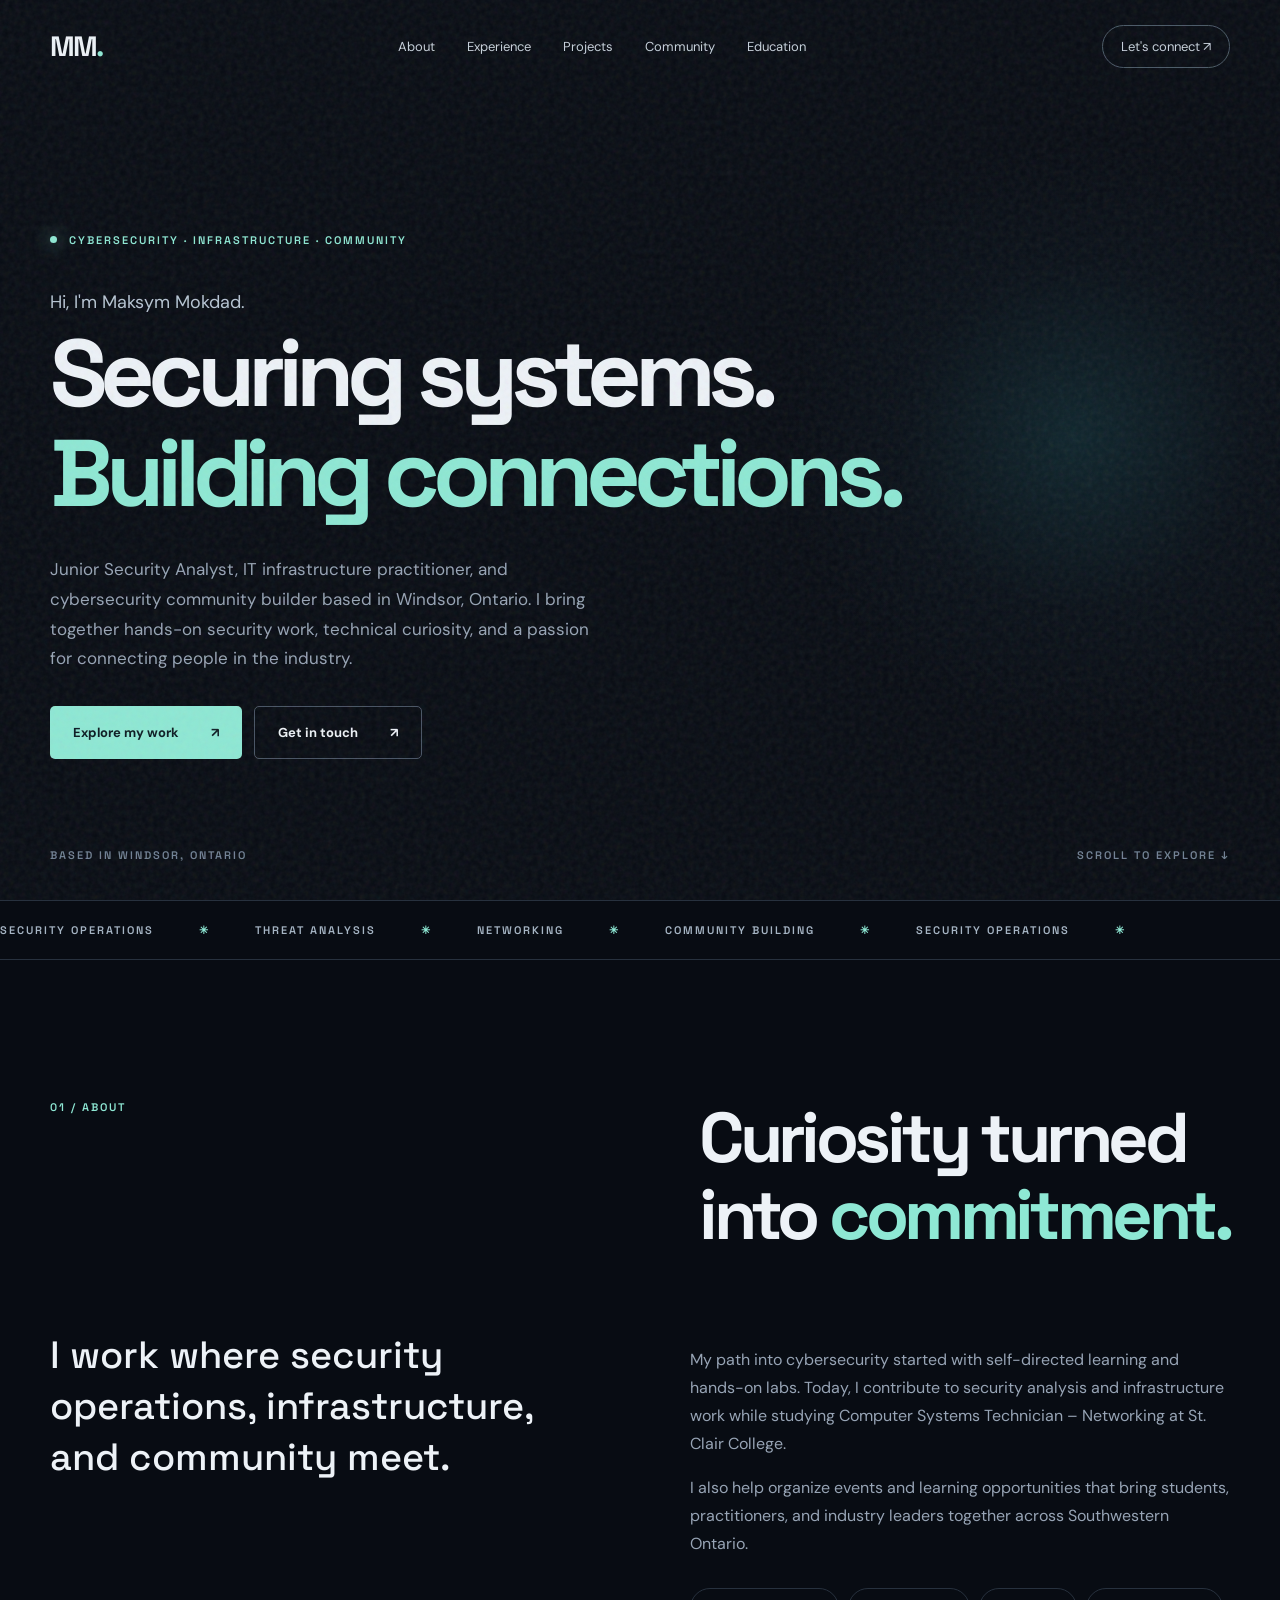
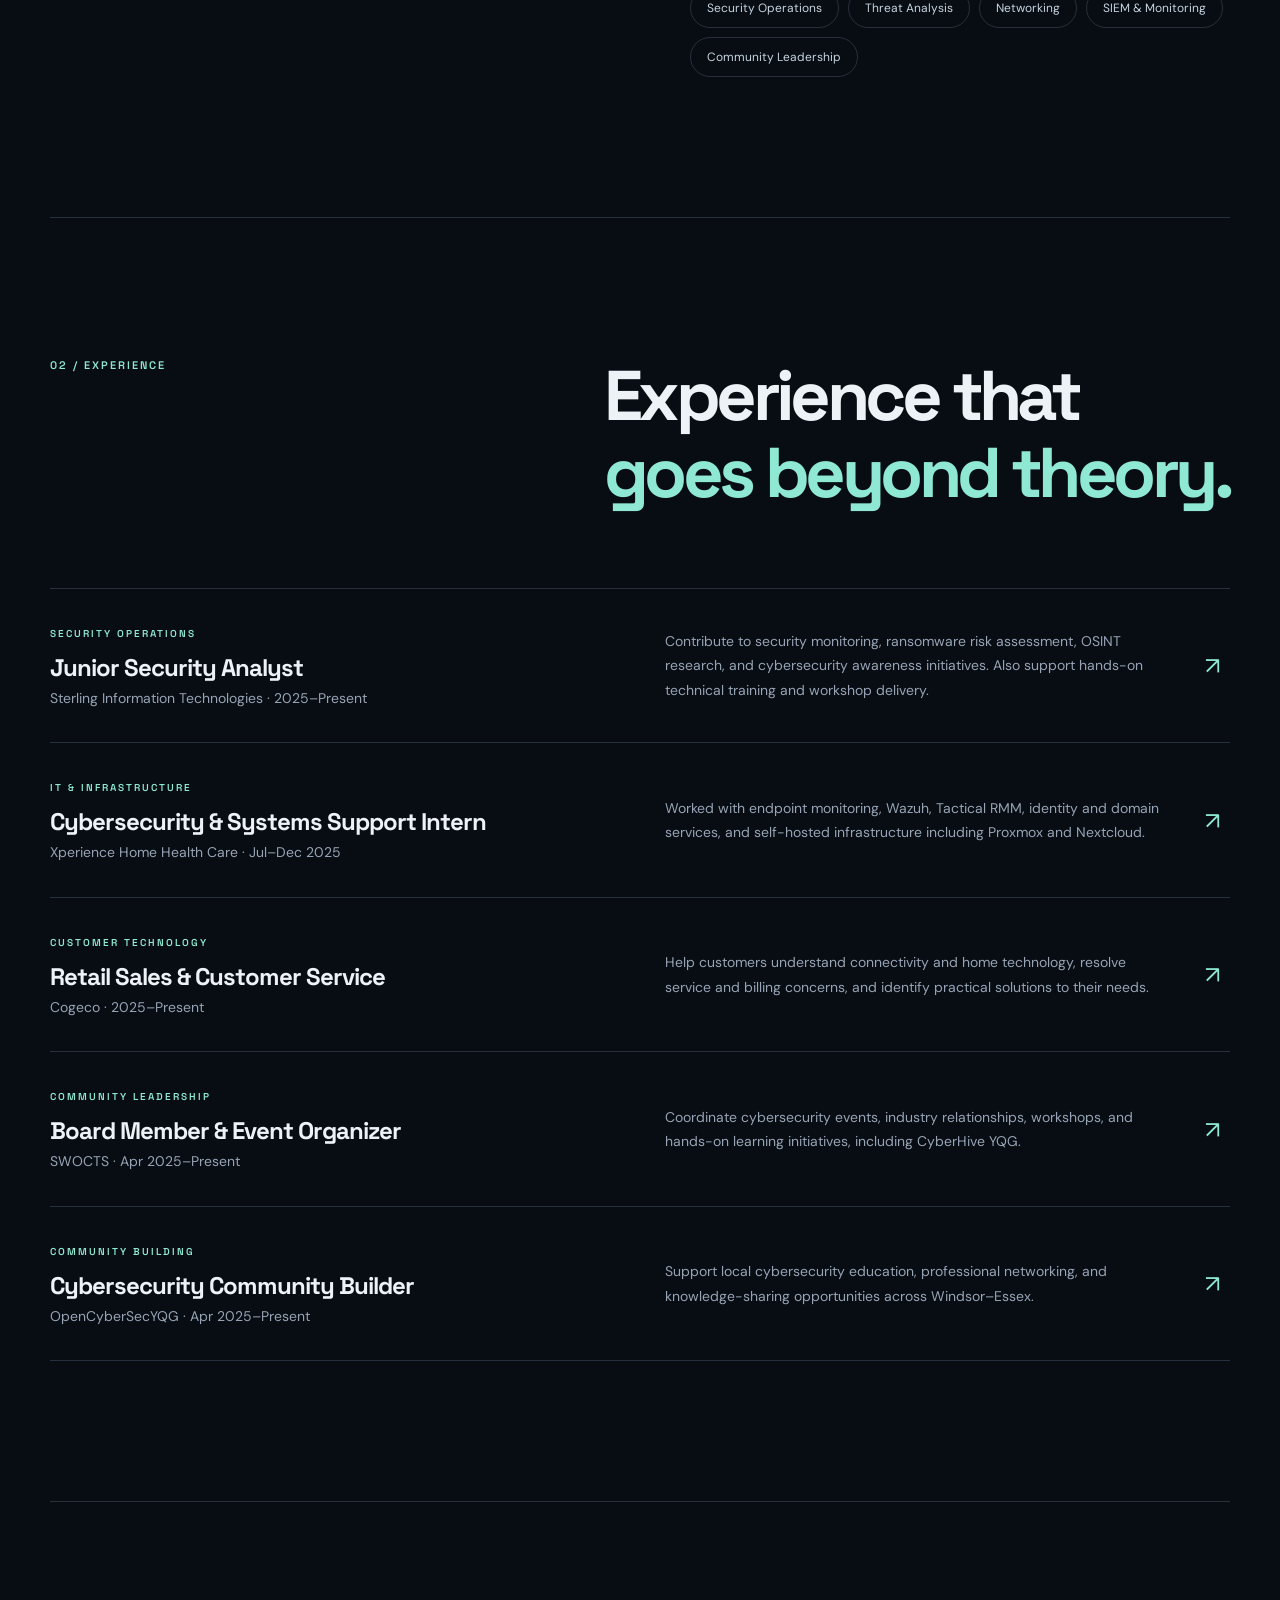
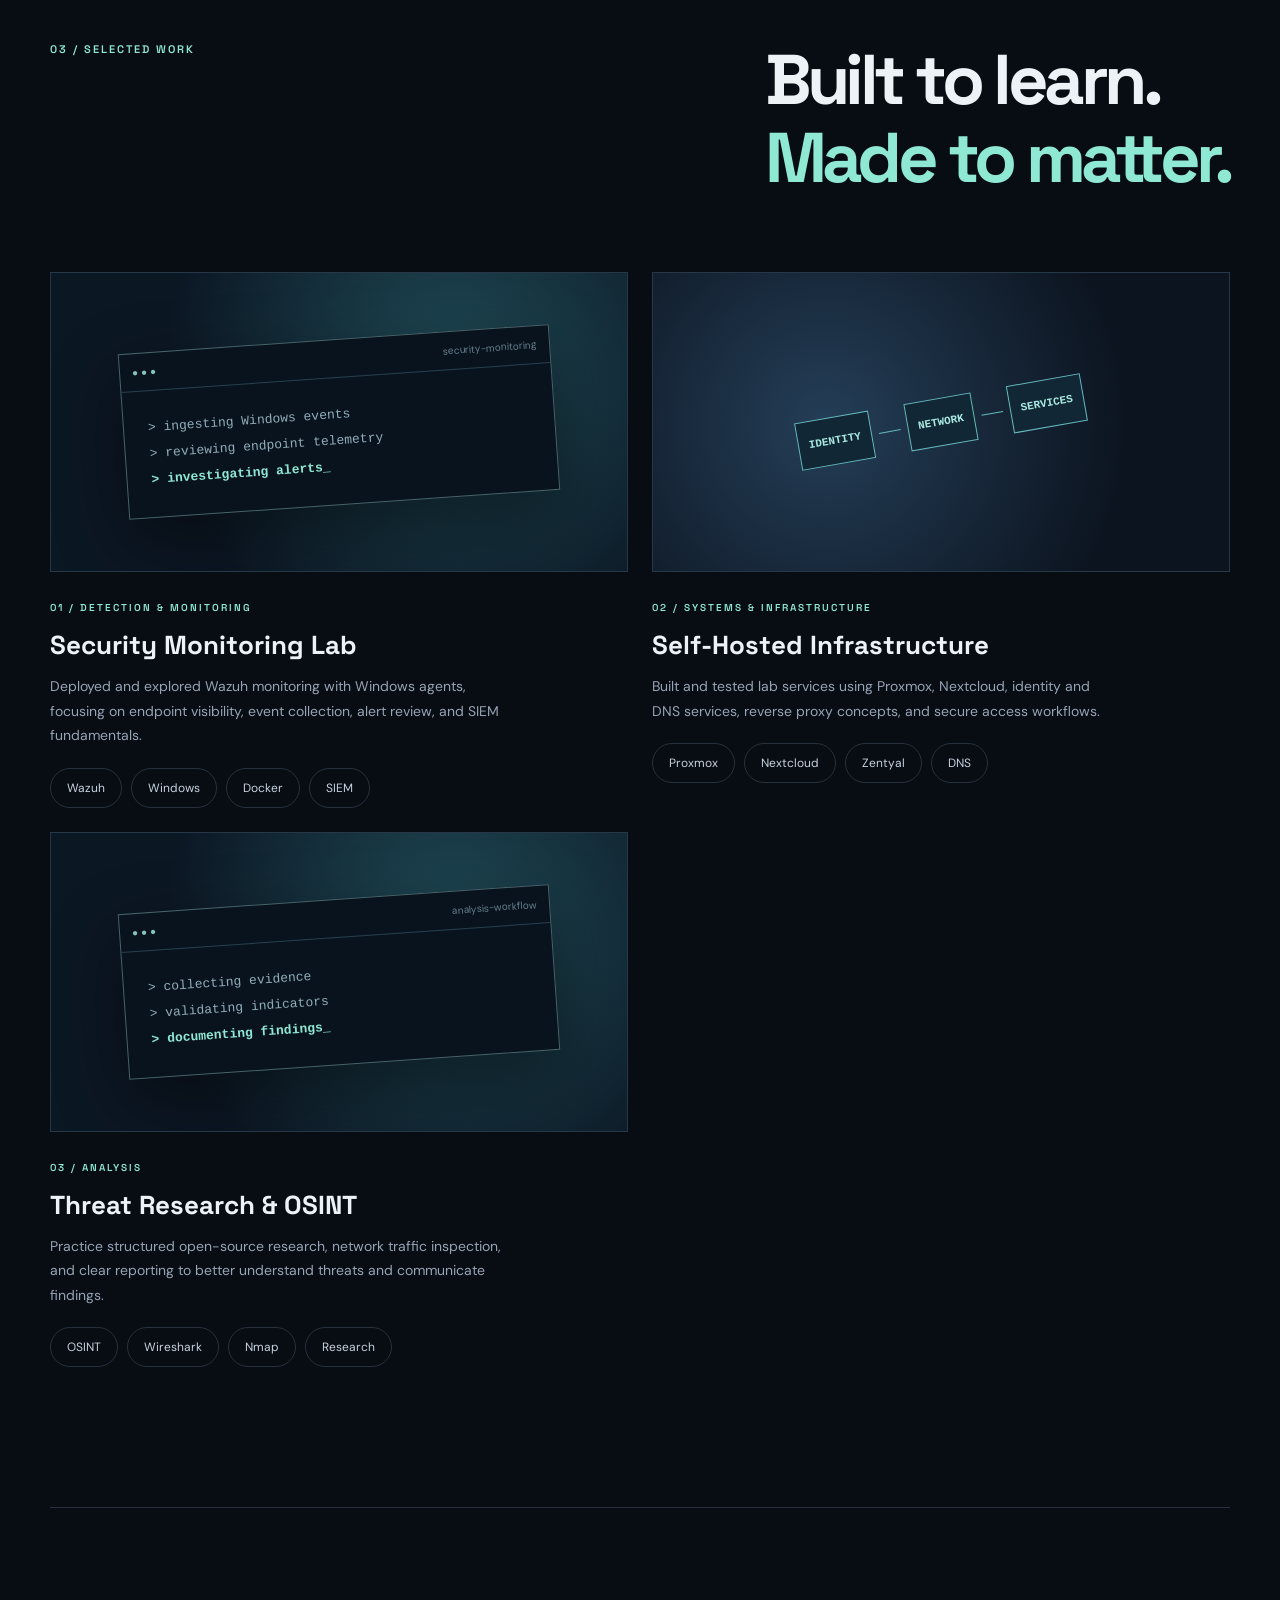
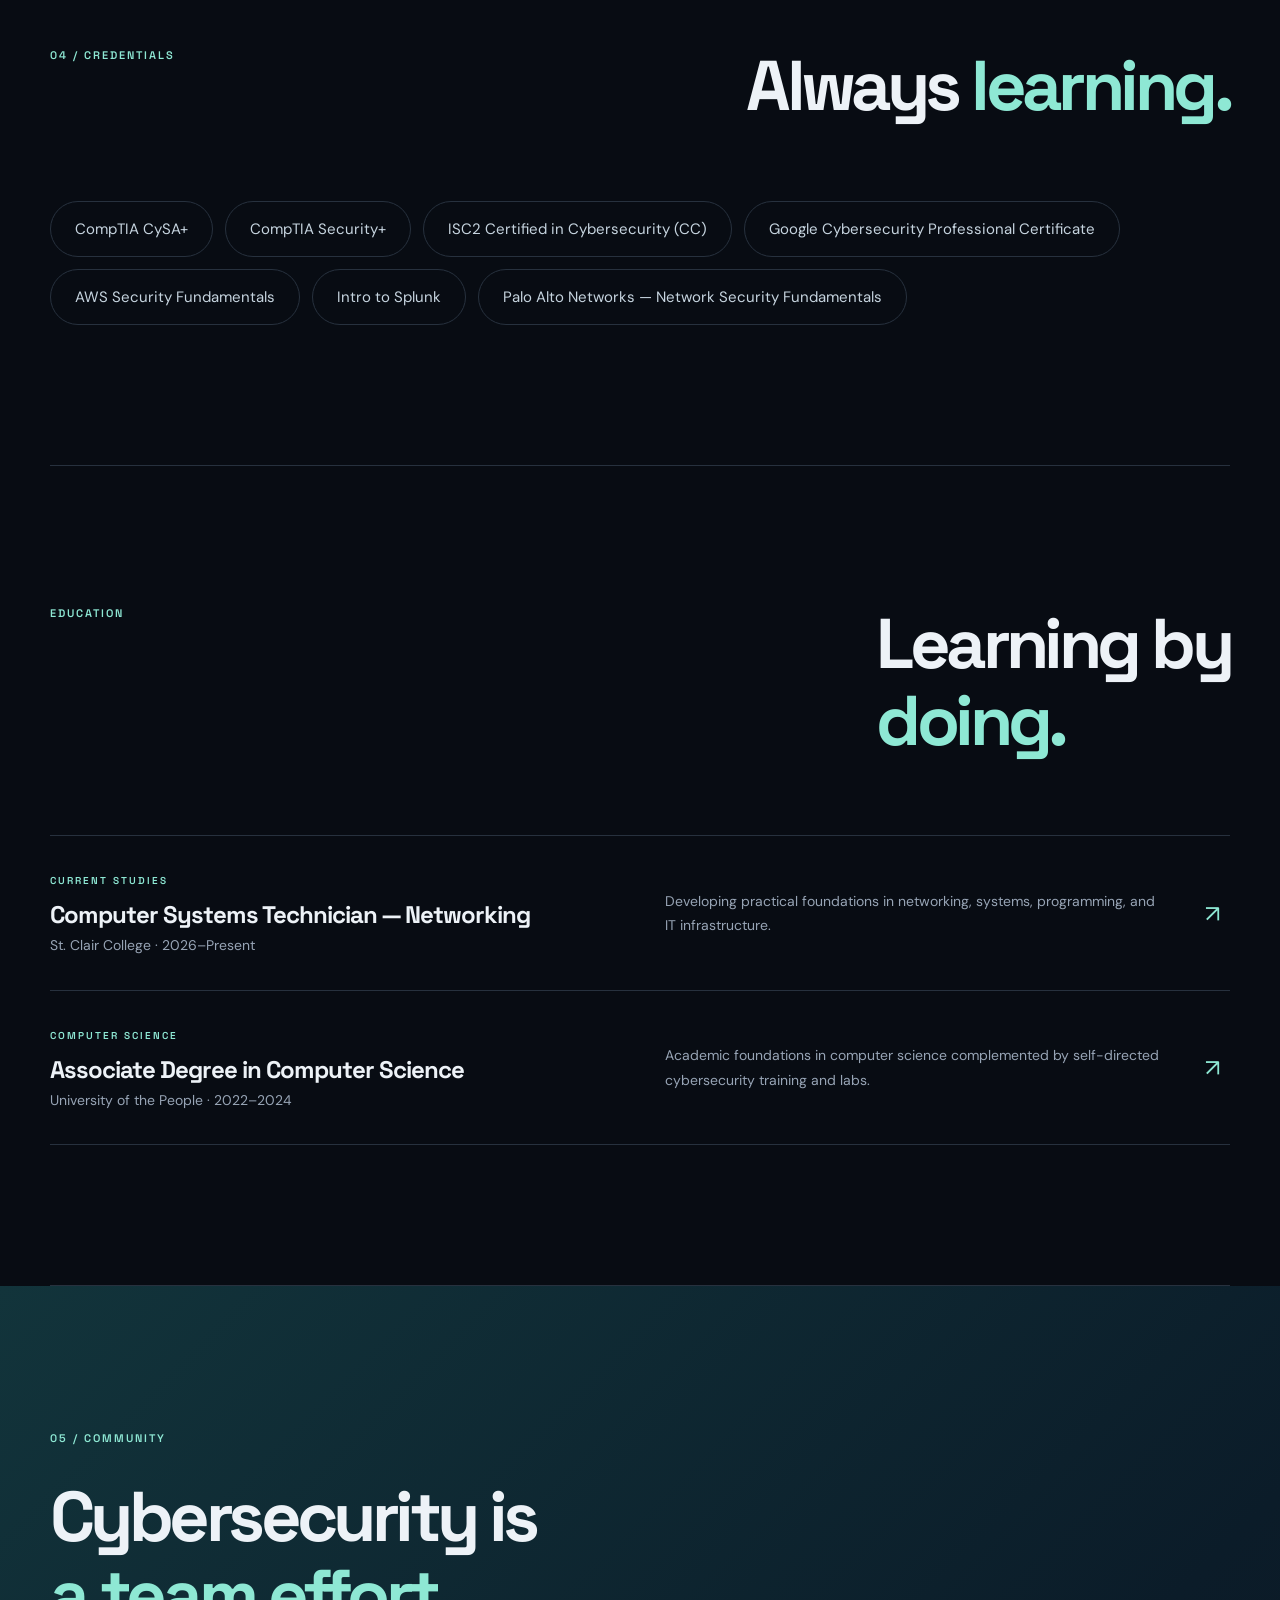
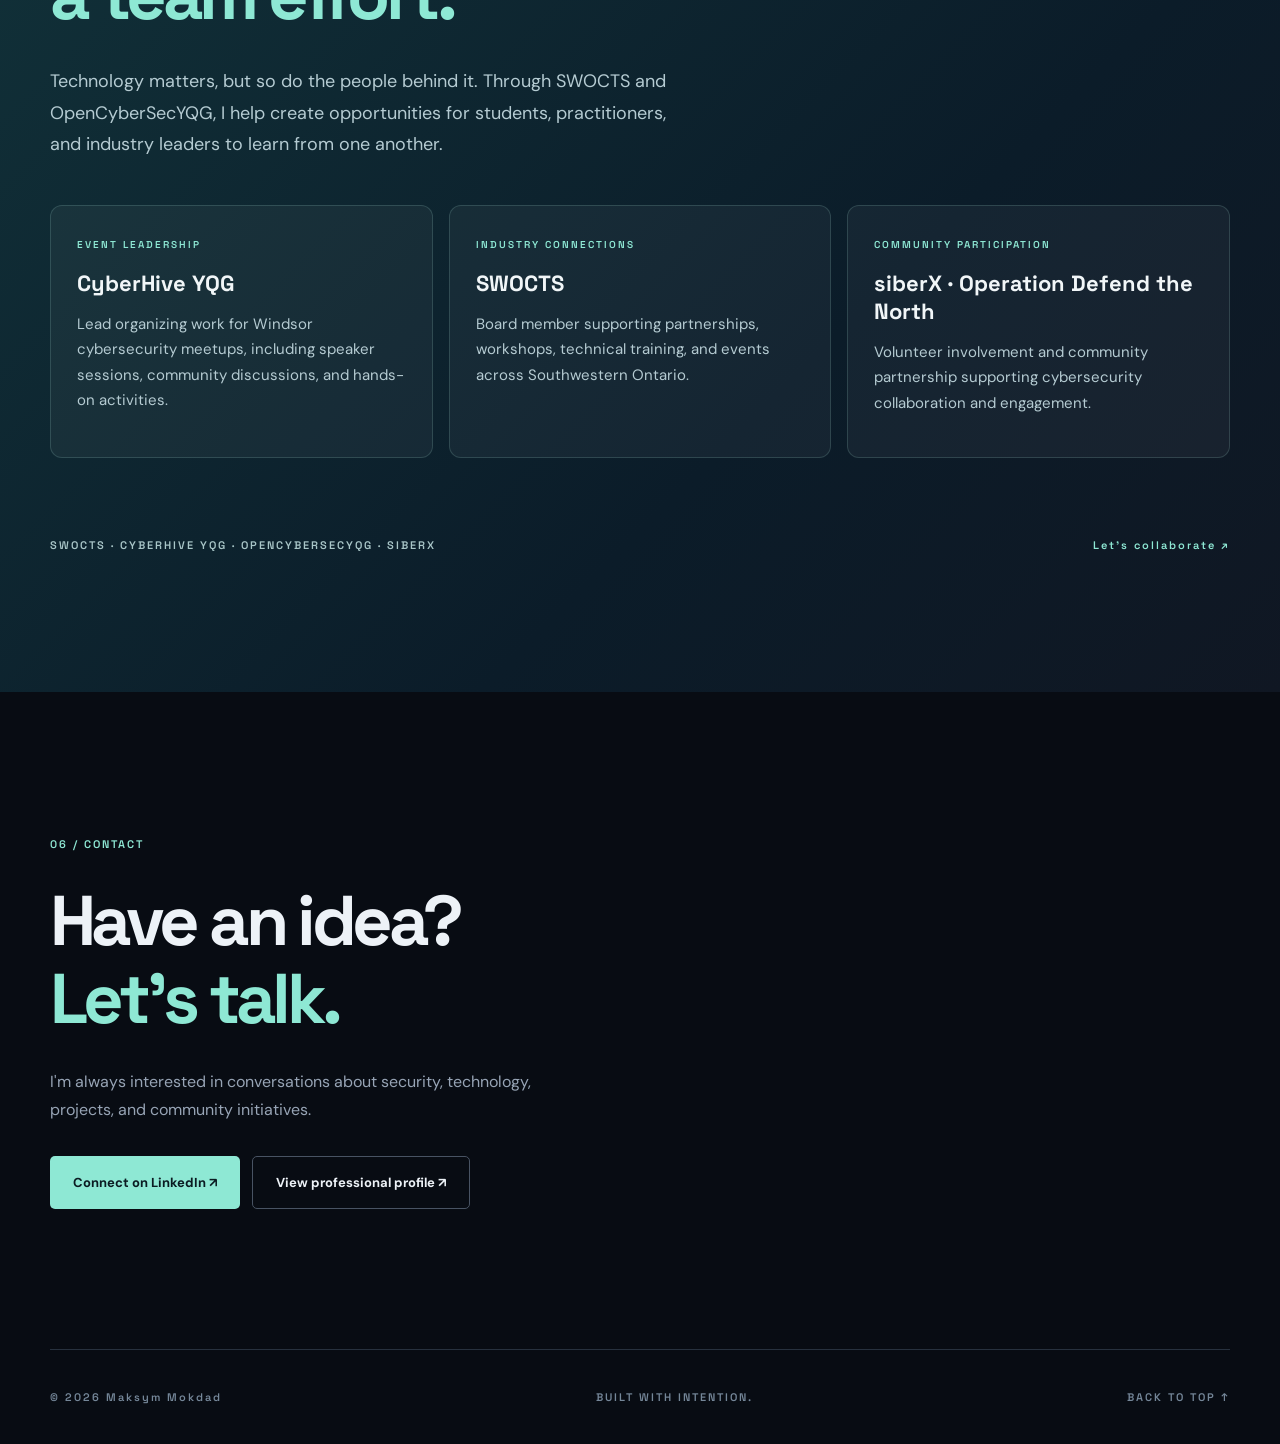
<file: index.html>
<!DOCTYPE html>
<html lang="en"><head><meta charset="utf-8"/><meta content="width=device-width, initial-scale=1" name="viewport"/><meta content="#080c13" name="theme-color"/><meta content="Maksym Mokdad — cybersecurity, security operations, infrastructure and community leadership." name="description"/><title>Maksym Mokdad | Cybersecurity &amp; IT</title><link href="style.css" rel="stylesheet"/><meta content="Maksym Mokdad | Cybersecurity &amp; IT" property="og:title"/><meta content="Security operations, IT infrastructure, technical projects and cybersecurity community leadership in Windsor, Ontario." property="og:description"/></head><body><div class="noise"></div><header class="nav wrap"><a class="logo" href="#top">MM<span>.</span></a><nav aria-label="Main navigation"><a href="#about">About</a><a href="#experience">Experience</a><a href="#projects">Projects</a><a href="#community">Community</a><a href="#education">Education</a></nav><a class="nav-cta" href="#contact">Let's connect ↗</a></header><main id="top"><section class="hero wrap"><div class="eyebrow"><span class="dot"></span> CYBERSECURITY · INFRASTRUCTURE · COMMUNITY</div><p class="intro">Hi, I'm Maksym Mokdad.</p><h1>Securing systems.<br/><em>Building connections.</em></h1><p class="hero-copy">Junior Security Analyst, IT infrastructure practitioner, and cybersecurity community builder based in Windsor, Ontario. I bring together hands-on security work, technical curiosity, and a passion for connecting people in the industry.</p><div class="actions"><a class="btn primary" href="#projects">Explore my work <span>↗</span></a><a class="btn secondary" href="#contact">Get in touch <span>↗</span></a></div><div class="hero-bottom"><span>BASED IN WINDSOR, ONTARIO</span><span>SCROLL TO EXPLORE ↓</span></div><div class="orb"></div></section><section aria-label="Specialties" class="ticker"><div>SECURITY OPERATIONS <span>✳</span> THREAT ANALYSIS <span>✳</span> NETWORKING <span>✳</span> COMMUNITY BUILDING <span>✳</span> SECURITY OPERATIONS <span>✳</span></div></section><section class="section wrap reveal" id="about"><div class="section-head"><span class="num">01 / ABOUT</span><h2>Curiosity turned<br/>into <em>commitment.</em></h2></div><div class="two-col"><p class="large">I work where security operations, infrastructure, and community meet.</p><div><p>My path into cybersecurity started with self-directed learning and hands-on labs. Today, I contribute to security analysis and infrastructure work while studying Computer Systems Technician – Networking at St. Clair College.</p><p>I also help organize events and learning opportunities that bring students, practitioners, and industry leaders together across Southwestern Ontario.</p><div class="chips"><span>Security Operations</span><span>Threat Analysis</span><span>Networking</span><span>SIEM &amp; Monitoring</span><span>Community Leadership</span></div></div></div></section><section class="section wrap reveal" id="experience"><div class="section-head"><span class="num">02 / EXPERIENCE</span><h2>Experience that<br/><em>goes beyond theory.</em></h2></div><div class="entries">
<article class="entry"><div><span class="tag">SECURITY OPERATIONS</span><h3>Junior Security Analyst</h3><p>Sterling Information Technologies · 2025–Present</p></div><p>Contribute to security monitoring, ransomware risk assessment, OSINT research, and cybersecurity awareness initiatives. Also support hands-on technical training and workshop delivery.</p><span class="arrow">↗</span></article>
<article class="entry"><div><span class="tag">IT &amp; INFRASTRUCTURE</span><h3>Cybersecurity &amp; Systems Support Intern</h3><p>Xperience Home Health Care · Jul–Dec 2025</p></div><p>Worked with endpoint monitoring, Wazuh, Tactical RMM, identity and domain services, and self-hosted infrastructure including Proxmox and Nextcloud.</p><span class="arrow">↗</span></article>
<article class="entry"><div><span class="tag">CUSTOMER TECHNOLOGY</span><h3>Retail Sales &amp; Customer Service</h3><p>Cogeco · 2025–Present</p></div><p>Help customers understand connectivity and home technology, resolve service and billing concerns, and identify practical solutions to their needs.</p><span class="arrow">↗</span></article>
<article class="entry"><div><span class="tag">COMMUNITY LEADERSHIP</span><h3>Board Member &amp; Event Organizer</h3><p>SWOCTS · Apr 2025–Present</p></div><p>Coordinate cybersecurity events, industry relationships, workshops, and hands-on learning initiatives, including CyberHive YQG.</p><span class="arrow">↗</span></article>
<article class="entry"><div><span class="tag">COMMUNITY BUILDING</span><h3>Cybersecurity Community Builder</h3><p>OpenCyberSecYQG · Apr 2025–Present</p></div><p>Support local cybersecurity education, professional networking, and knowledge-sharing opportunities across Windsor–Essex.</p><span class="arrow">↗</span></article>
</div></section><section class="section wrap reveal" id="projects"><div class="section-head"><span class="num">03 / SELECTED WORK</span><h2>Built to learn.<br/><em>Made to matter.</em></h2></div><div class="project-grid">
<article class="project"><div class="project-art art-one"><div class="terminal"><div class="terminal-top">● ● ● <span>security-monitoring</span></div><div class="terminal-body">&gt; ingesting Windows events<br/>&gt; reviewing endpoint telemetry<br/><b>&gt; investigating alerts_</b></div></div></div><span class="tag">01 / DETECTION &amp; MONITORING</span><h3>Security Monitoring Lab</h3><p>Deployed and explored Wazuh monitoring with Windows agents, focusing on endpoint visibility, event collection, alert review, and SIEM fundamentals.</p><div class="chips"><span>Wazuh</span><span>Windows</span><span>Docker</span><span>SIEM</span></div></article>
<article class="project"><div class="project-art art-two"><div class="nodes"><span>IDENTITY</span><i></i><span>NETWORK</span><i></i><span>SERVICES</span></div></div><span class="tag">02 / SYSTEMS &amp; INFRASTRUCTURE</span><h3>Self-Hosted Infrastructure</h3><p>Built and tested lab services using Proxmox, Nextcloud, identity and DNS services, reverse proxy concepts, and secure access workflows.</p><div class="chips"><span>Proxmox</span><span>Nextcloud</span><span>Zentyal</span><span>DNS</span></div></article>
<article class="project"><div class="project-art art-one"><div class="terminal"><div class="terminal-top">● ● ● <span>analysis-workflow</span></div><div class="terminal-body">&gt; collecting evidence<br/>&gt; validating indicators<br/><b>&gt; documenting findings_</b></div></div></div><span class="tag">03 / ANALYSIS</span><h3>Threat Research &amp; OSINT</h3><p>Practice structured open-source research, network traffic inspection, and clear reporting to better understand threats and communicate findings.</p><div class="chips"><span>OSINT</span><span>Wireshark</span><span>Nmap</span><span>Research</span></div></article>
</div></section><section class="section wrap reveal"><div class="section-head"><span class="num">04 / CREDENTIALS</span><h2>Always <em>learning.</em></h2></div><div class="certs"><span>CompTIA CySA+</span><span>CompTIA Security+</span><span>ISC2 Certified in Cybersecurity (CC)</span><span>Google Cybersecurity Professional Certificate</span><span>AWS Security Fundamentals</span><span>Intro to Splunk</span><span>Palo Alto Networks — Network Security Fundamentals</span></div></section><section class="section wrap reveal" id="education"><div class="section-head"><span class="num">EDUCATION</span><h2>Learning by<br/><em>doing.</em></h2></div><div class="entries"><article class="entry"><div><span class="tag">CURRENT STUDIES</span><h3>Computer Systems Technician — Networking</h3><p>St. Clair College · 2026–Present</p></div><p>Developing practical foundations in networking, systems, programming, and IT infrastructure.</p><span class="arrow">↗</span></article><article class="entry"><div><span class="tag">COMPUTER SCIENCE</span><h3>Associate Degree in Computer Science</h3><p>University of the People · 2022–2024</p></div><p>Academic foundations in computer science complemented by self-directed cybersecurity training and labs.</p><span class="arrow">↗</span></article></div></section><section class="section community reveal" id="community"><div class="wrap"><span class="num">05 / COMMUNITY</span><h2>Cybersecurity is<br/><em>a team effort.</em></h2><p>Technology matters, but so do the people behind it. Through SWOCTS and OpenCyberSecYQG, I help create opportunities for students, practitioners, and industry leaders to learn from one another.</p><div class="community-cards"><article><span class="tag">EVENT LEADERSHIP</span><h3>CyberHive YQG</h3><p>Lead organizing work for Windsor cybersecurity meetups, including speaker sessions, community discussions, and hands-on activities.</p></article><article><span class="tag">INDUSTRY CONNECTIONS</span><h3>SWOCTS</h3><p>Board member supporting partnerships, workshops, technical training, and events across Southwestern Ontario.</p></article><article><span class="tag">COMMUNITY PARTICIPATION</span><h3>siberX · Operation Defend the North</h3><p>Volunteer involvement and community partnership supporting cybersecurity collaboration and engagement.</p></article></div><div class="community-bottom"><span>SWOCTS · CYBERHIVE YQG · OPENCYBERSECYQG · SIBERX</span><a href="#contact">Let's collaborate ↗</a></div></div></section><section class="section contact wrap reveal" id="contact"><span class="num">06 / CONTACT</span><h2>Have an idea?<br/><em>Let's talk.</em></h2><p>I'm always interested in conversations about security, technology, projects, and community initiatives.</p><div class="actions"><a class="btn primary" href="https://www.linkedin.com/in/mokdadmaksym" rel="noopener noreferrer" target="_blank">Connect on LinkedIn ↗</a><a class="btn secondary" href="https://www.linkedin.com/in/mokdadmaksym" rel="noopener noreferrer" target="_blank">View professional profile ↗</a></div></section></main><footer class="wrap"><span>© <span id="year"></span> Maksym Mokdad</span><span>BUILT WITH INTENTION.</span><a href="#top">BACK TO TOP ↑</a></footer><script src="script.js"></script></body></html>
</file>
<file: style.css>
@import url('https://fonts.googleapis.com/css2?family=DM+Sans:wght@400;500;600;700&family=Space+Grotesk:wght@400;500;600;700&display=swap');:root{--bg:#080c13;--fg:#edf2f7;--muted:#97a4b5;--accent:#8ee8d4;--line:#27313e}*{box-sizing:border-box}html{scroll-behavior:smooth}body{margin:0;background:var(--bg);color:var(--fg);font-family:'DM Sans',sans-serif;overflow-x:hidden}a{color:inherit;text-decoration:none}p{line-height:1.75}.wrap{width:min(1180px,calc(100% - 64px));margin:auto}.noise{position:fixed;inset:0;pointer-events:none;opacity:.08;background-image:url("data:image/svg+xml,%3Csvg viewBox='0 0 180 180' xmlns='http://www.w3.org/2000/svg'%3E%3Cfilter id='n'%3E%3CfeTurbulence type='fractalNoise' baseFrequency='.9' numOctaves='3' stitchTiles='stitch'/%3E%3C/filter%3E%3Crect width='100%25' height='100%25' filter='url(%23n)'/%3E%3C/svg%3E");z-index:10}.nav{height:92px;display:flex;align-items:center;justify-content:space-between;position:relative;z-index:3}.logo{font:700 28px 'Space Grotesk';letter-spacing:-2px}.logo span{color:var(--accent)}nav{display:flex;gap:32px}nav a,.nav-cta{font-size:13px;color:#c7d1db}nav a:hover,.nav-cta:hover{color:var(--accent)}.nav-cta{border:1px solid #4a5966;padding:12px 18px;border-radius:100px}.hero{min-height:720px;height:calc(100svh - 92px);max-height:920px;display:flex;flex-direction:column;justify-content:center;position:relative}.eyebrow,.num,.tag,.hero-bottom,.ticker,.community-bottom,footer{font:600 11px 'Space Grotesk';letter-spacing:2px}.eyebrow{color:var(--accent);display:flex;align-items:center;gap:12px}.dot{width:7px;height:7px;background:var(--accent);border-radius:50%;box-shadow:0 0 18px var(--accent)}.intro{font-size:18px;margin:40px 0 6px;color:#b7c5d3}h1,h2,h3{font-family:'Space Grotesk',sans-serif}h1{font-size:clamp(52px,7.4vw,110px);line-height:1.05;letter-spacing:-.075em;margin:0;position:relative;z-index:1}h1 em,h2 em{font-style:normal;color:var(--accent)}.hero-copy{max-width:550px;font-size:17px;color:var(--muted);margin:32px 0}.actions{display:flex;gap:12px;flex-wrap:wrap}.btn{padding:17px 23px;border-radius:5px;font-size:13px;font-weight:700;display:inline-flex;gap:32px;align-items:center;justify-content:space-between;transition:transform .2s,background .2s}.btn:hover{transform:translateY(-3px)}.primary{background:var(--accent);color:#0b1b22}.secondary{border:1px solid #485363}.hero-bottom{position:absolute;bottom:38px;left:0;right:0;display:flex;justify-content:space-between;color:#718194}.orb{position:absolute;right:-150px;top:5%;width:610px;height:610px;background:radial-gradient(circle,rgba(36,117,126,.23),rgba(24,52,69,.10) 40%,transparent 68%);pointer-events:none}.ticker{padding:22px 0;border-top:1px solid var(--line);border-bottom:1px solid var(--line);white-space:nowrap;overflow:hidden;color:#a6b5c4}.ticker div{width:max-content;animation:marquee 30s linear infinite}.ticker span{color:var(--accent);margin:0 40px}@keyframes marquee{to{transform:translateX(-45%)}}.section{padding-top:140px;padding-bottom:140px;border-bottom:1px solid var(--line)}.section-head{display:flex;align-items:flex-start;justify-content:space-between;gap:30px;margin-bottom:75px}.num{color:var(--accent);white-space:nowrap}.section h2{font-size:clamp(42px,5.5vw,78px);line-height:1.1;letter-spacing:-.065em;margin:0}.two-col{display:grid;grid-template-columns:1fr 1fr;gap:100px}.two-col p{color:var(--muted);font-size:16px}.two-col .large{font:500 clamp(24px,3vw,38px)/1.35 'Space Grotesk';color:var(--fg);margin:0}.chips{display:flex;flex-wrap:wrap;gap:9px;margin-top:30px}.chips span,.certs span{border:1px solid var(--line);border-radius:50px;padding:11px 16px;font-size:12px;color:#c6d4df}.entries{border-top:1px solid var(--line)}.entry{display:grid;grid-template-columns:1.15fr 1fr 25px;align-items:center;gap:35px;padding:32px 0;border-bottom:1px solid var(--line)}.tag{color:var(--accent);font-size:10px}.entry h3{font-size:24px;margin:10px 0 3px;letter-spacing:-1px}.entry p,.project p{color:var(--muted);font-size:14px;margin:0}.entry .arrow{font-size:24px;color:var(--accent)}.project-grid{display:grid;grid-template-columns:1fr 1fr;gap:24px}.project-art{height:300px;display:flex;align-items:center;justify-content:center;border:1px solid #263747;overflow:hidden;margin-bottom:23px}.art-one{background:radial-gradient(circle at 70% 35%,#204d59,#0c1724 65%)}.art-two{background:radial-gradient(circle at 30% 50%,#243e57,#0c1420 70%)}.terminal{width:75%;background:#09131e;border:1px solid #47636a;box-shadow:0 25px 70px #0007;transform:rotate(-4deg)}.terminal-top{font-size:10px;color:#88c3bd;padding:12px;border-bottom:1px solid #27404c}.terminal-top span{float:right;color:#647f8b}.terminal-body{padding:24px;font:13px/2 monospace;color:#91aeb9}.terminal-body b{color:var(--accent)}.nodes{display:flex;align-items:center;gap:7px;transform:rotate(-10deg)}.nodes span{font:600 11px monospace;padding:17px 10px;border:1px solid #64b9bd;background:#122735;color:#a8e9e1}.nodes i{width:22px;height:1px;background:#64b9bd}.project h3{font-size:26px;margin:12px 0}.project p{max-width:460px}.note{font-size:12px;color:#77889b;margin-top:30px}.certs{display:flex;flex-wrap:wrap;gap:12px}.certs span{font-size:15px;padding:17px 24px}.community{background:linear-gradient(135deg,#12343b,#0b1c29 65%,#101723);border:0}.community h2{margin:32px 0}.community p{max-width:650px;font-size:18px;color:#b5cbd2}.community-bottom{display:flex;justify-content:space-between;gap:20px;margin-top:80px;color:#a9c6c8}.community-bottom a{color:var(--accent)}.contact h2{margin:30px 0}.contact>p{max-width:530px;color:var(--muted);margin-bottom:32px}footer{padding-top:40px!important;padding-bottom:40px!important;display:flex;justify-content:space-between;color:#758799;gap:15px}.reveal{opacity:0;transform:translateY(25px);transition:opacity .7s,transform .7s}.reveal.visible{opacity:1;transform:none}@media(max-width:800px){.wrap{width:min(100% - 36px,1180px)}.nav{height:76px}nav{display:none}.hero{min-height:650px;height:calc(100svh - 76px)}.hero-bottom{font-size:9px}.section{padding-top:90px;padding-bottom:90px}.section-head{display:block;margin-bottom:45px}.section-head h2{margin-top:24px}.two-col,.project-grid{grid-template-columns:1fr;gap:30px}.entry{grid-template-columns:1fr 20px;gap:12px}.entry>p{grid-column:1}.entry .arrow{grid-column:2;grid-row:1}.project-art{height:250px}.community-bottom{flex-direction:column}footer{flex-wrap:wrap;font-size:9px}.orb{right:-320px}}@media(prefers-reduced-motion:reduce){*,*:before,*:after{animation:none!important;scroll-behavior:auto!important;transition:none!important}.reveal{opacity:1;transform:none}}

/* Version 2 additions */
.community-cards{display:grid;grid-template-columns:repeat(3,minmax(0,1fr));gap:16px;margin-top:44px}
.community-cards article{background:rgba(255,255,255,.045);border:1px solid rgba(170,227,220,.17);border-radius:12px;padding:26px}
.community-cards h3{font-size:22px;margin:16px 0 12px;color:#f1f6f8}
.community-cards p{font-size:15px;line-height:1.7;color:#b5cbd2}
.project .chips{margin-top:20px}
@media(max-width:800px){.community-cards{grid-template-columns:1fr}.community-cards article{padding:22px}}
</file>
